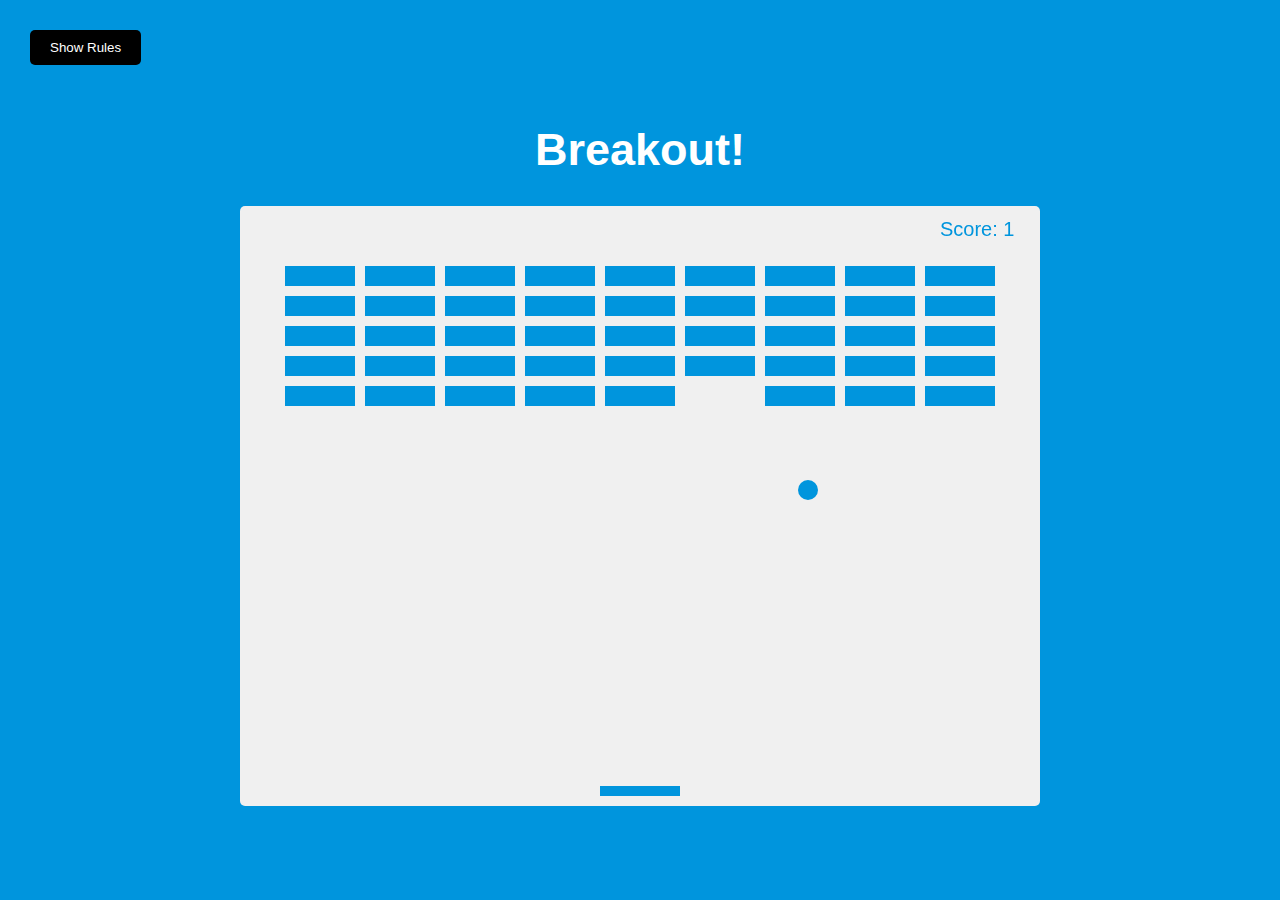
<file: breakout-game /index.html>
<!DOCTYPE html>
<html lang="en">
  <head>
    <meta charset="UTF-8" />
    <meta name="viewport" content="width=device-width, initial-scale=1.0" />
    <meta http-equiv="X-UA-Compatible" content="ie=edge" />
    <link rel="stylesheet" href="style.css" />
    <title>Breakout!</title>
  </head>
  <body>
    <h1>Breakout!</h1>
    <button id="rules-btn" class="btn rules-btn">Show Rules</button>
    <div id="rules" class="rules">
      <h2>How To Play:</h2>
      <p>
        Use your right and left keys to move the paddle to bounce the ball up
        and break the blocks.
      </p>
      <p>If you miss the ball, your score and the blocks will reset.</p>
      <button id="close-btn" class="btn">Close</button>
    </div>

    <canvas id="canvas" width="800" height="600"></canvas>

    <script src="script.js"></script>
  </body>
</html>
</file>
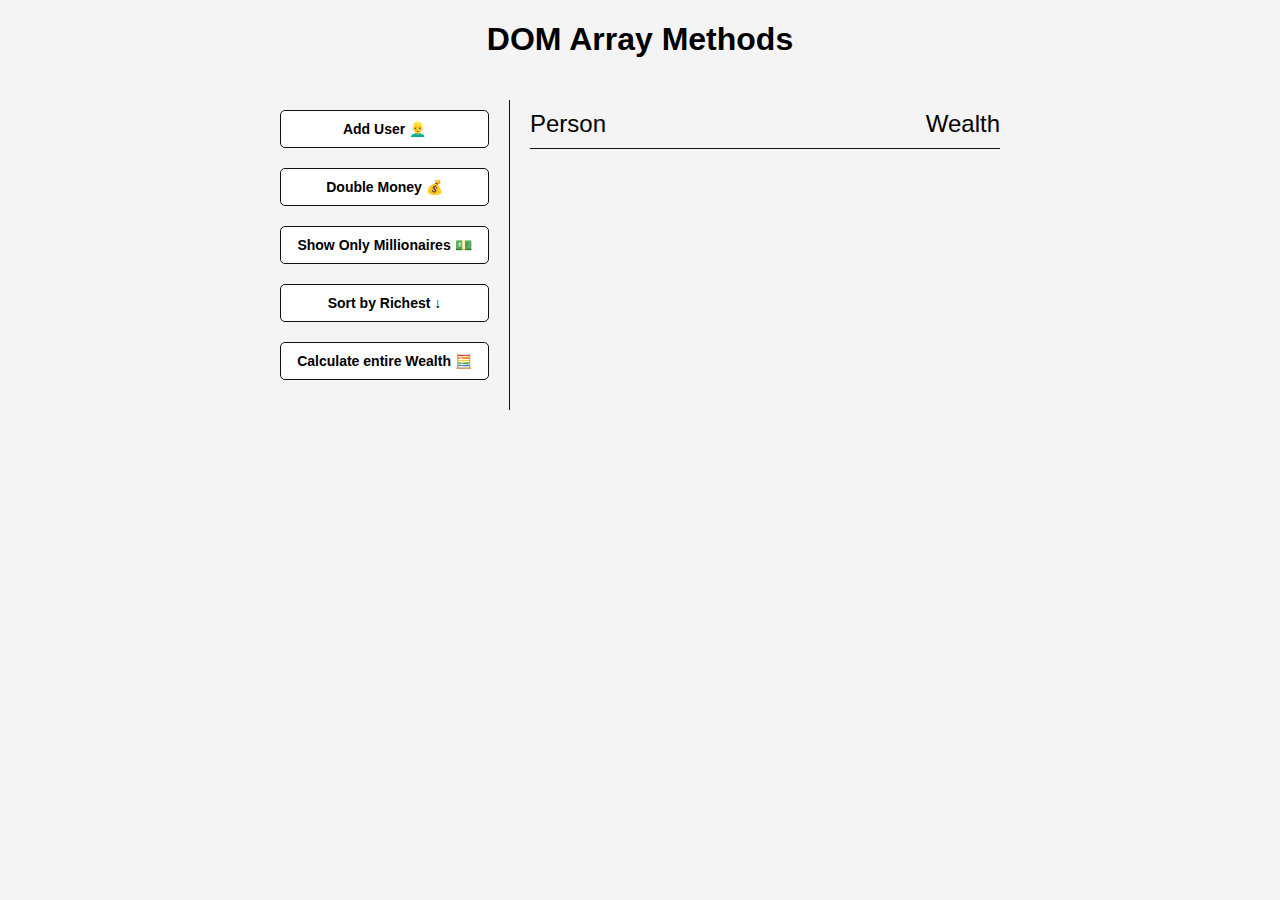
<file: dom-array-methods/index.html>
<!DOCTYPE html>
<html lang="en">
<head>
    <meta charset="UTF-8">
    <meta http-equiv="X-UA-Compatible" content="IE=edge">
    <meta name="viewport" content="width=device-width, initial-scale=1.0">
    <link rel="stylesheet" href="style.css">
    <title>DOM Array Methods</title>
</head>
<body>
    <h1>DOM Array Methods</h1>

    <div class="container">
        <aside>
          <button id="add-user">Add User 👱‍♂️</button>
            <button id="double">Double Money 💰</button>
            <button id="show-millionaires">Show Only Millionaires 💵</button>
            <button id="sort">Sort by Richest ↓</button>
            <button id="calculate-wealth">Calculate entire Wealth 🧮</button>
        </aside>

        <main id="main">
            <h2><strong>Person</strong> Wealth</h2>
        </main>
    </div>

    <script src="script.js"></script>
</body>
</html>
</file>
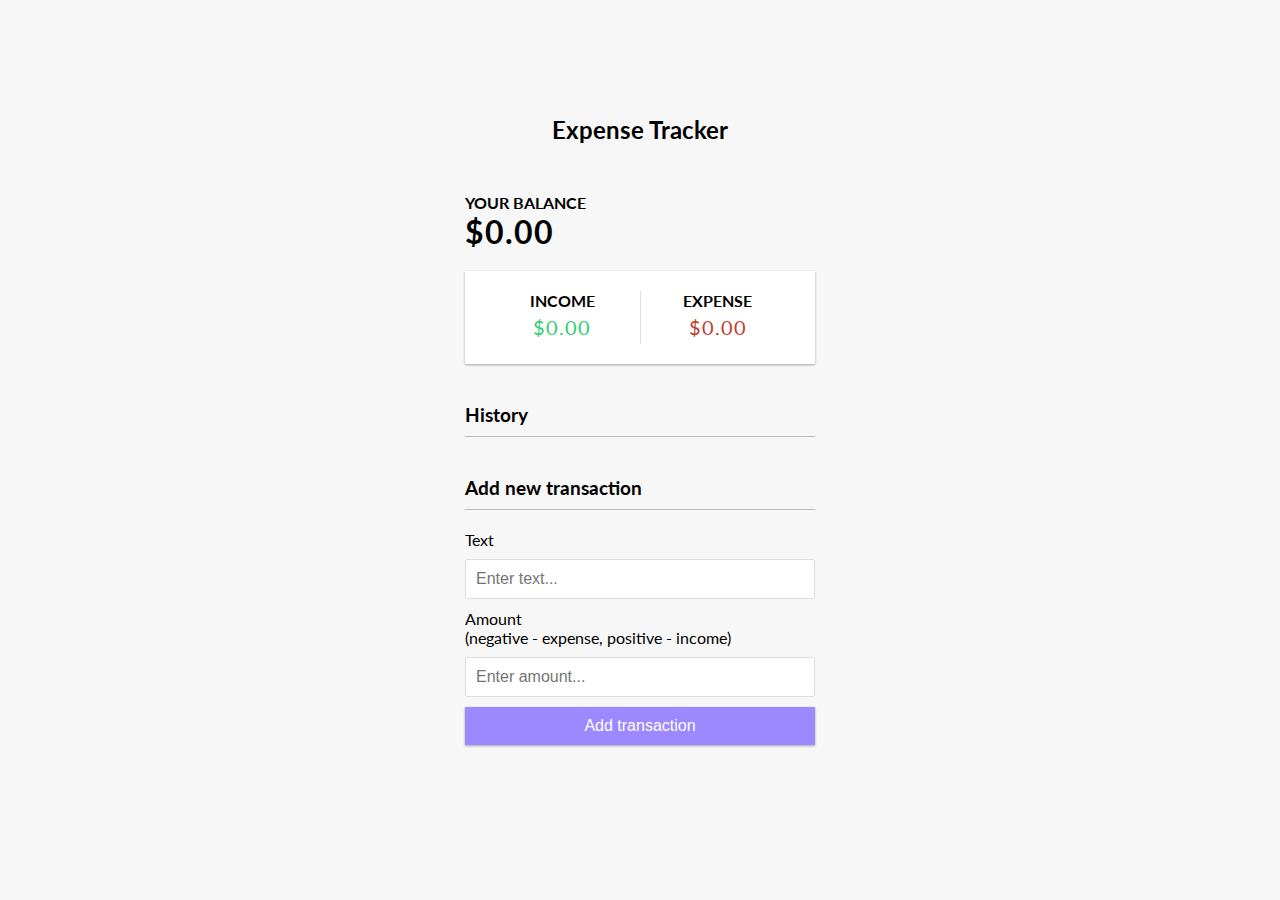
<file: expense-tracker/index.html>
<!DOCTYPE html>
<html lang="en">
  <head>
    <meta charset="UTF-8" />
    <meta name="viewport" content="width=device-width, initial-scale=1.0" />
    <meta http-equiv="X-UA-Compatible" content="ie=edge" />
    <link rel="stylesheet" href="style.css" />
    <title>Expense Tracker</title>
  </head>
  <body>
    <h2>Expense Tracker</h2>
    
    <div class="container">
      <h4>Your Balance</h4>
      <h1 id="balance">$0.00</h1>

      <div class="inc-exp-container">
        <div>
          <h4>Income</h4>
          <p id="money-plus" class="money plus">+$0.00</p>
        </div>
        <div>
          <h4>Expense</h4>
          <p id="money-minus" class="money minus">-$0.00</p>
        </div>
      </div>

      <h3>History</h3>
      <ul id="list" class="list">
        <!-- <li class="minus">
          Cash <span>-$400</span><button class="delete-btn">x</button>
        </li> -->
      </ul>

      <h3>Add new transaction</h3>
      <form id="form">
        <div class="form-control">
          <label for="text">Text</label>
          <input type="text" id="text" placeholder="Enter text..." />
        </div>
        <div class="form-control">
          <label for="amount"
            >Amount <br />
            (negative - expense, positive - income)</label
          >
          <input type="number" id="amount" placeholder="Enter amount..." />
        </div>
        <button class="btn">Add transaction</button>
      </form>
    </div>

    <script src="script.js"></script>
  </body>
</html>
</file>
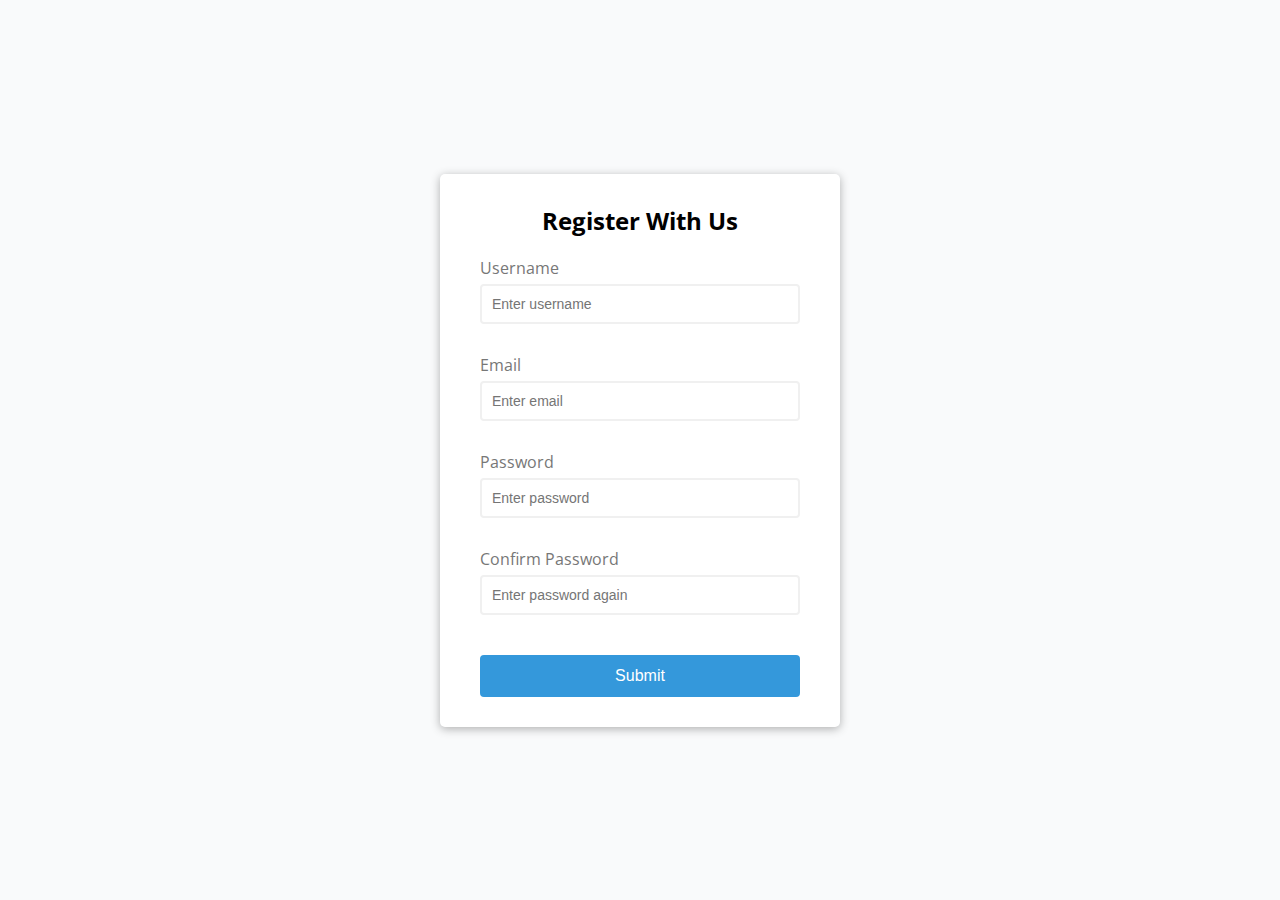
<file: form-validator/index.html>
<!DOCTYPE html>
<html lang="en">
  <head>
    <meta charset="UTF-8" />
    <meta name="viewport" content="width=device-width, initial-scale=1.0" />
    <meta http-equiv="X-UA-Compatible" content="ie=edge" />
    <link rel="stylesheet" href="style.css" />
    <title>Form Validator</title>
  </head>
  <body>
    <div class="container">
      <form id="form" class="form">
        <h2>Register With Us</h2>
        <div class="form-control">
          <label for="username">Username</label>
          <input type="text" id="username" placeholder="Enter username" />
          <small>Error message</small>
        </div>
        <div class="form-control">
          <label for="email">Email</label>
          <input type="text" id="email" placeholder="Enter email" />
          <small>Error message</small>
        </div>
        <div class="form-control">
          <label for="password">Password</label>
          <input type="password" id="password" placeholder="Enter password" />
          <small>Error message</small>
        </div>
        <div class="form-control">
          <label for="password2">Confirm Password</label>
          <input
            type="password"
            id="password2"
            placeholder="Enter password again"
          />
          <small>Error message</small>
        </div>
        <button type="submit">Submit</button>
      </form>
    </div>

    <script src="script.js"></script>
  </body>
</html>
</file>
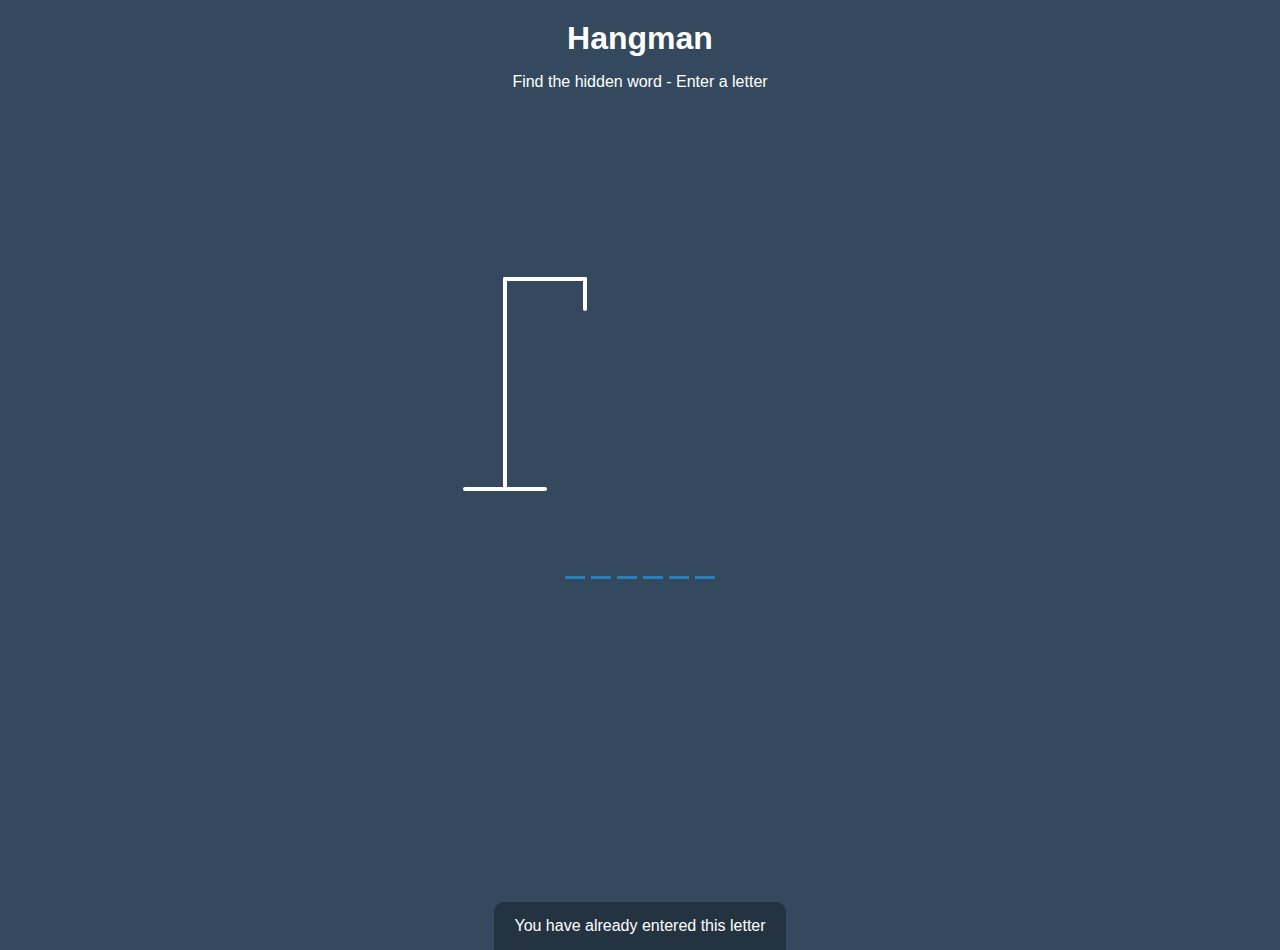
<file: hangman/index.html>
<!DOCTYPE html>
<html lang="en">
  <head>
    <meta charset="UTF-8" />
    <meta name="viewport" content="width=device-width, initial-scale=1.0" />
    <meta http-equiv="X-UA-Compatible" content="ie=edge" />
    <link rel="stylesheet" href="style.css" />
    <title>Hangman</title>
  </head>
  <body>
    <h1>Hangman</h1>
    <p>Find the hidden word - Enter a letter</p>
    <div class="game-container">
      <svg height="250" width="200" class="figure-container">
        <!-- Rod -->
        <line x1="60" y1="20" x2="140" y2="20" />
        <line x1="140" y1="20" x2="140" y2="50" />
        <line x1="60" y1="20" x2="60" y2="230" />
        <line x1="20" y1="230" x2="100" y2="230" />

        <!-- Head -->
        <circle cx="140" cy="70" r="20" class="figure-part" />
        <!-- Body -->
        <line x1="140" y1="90" x2="140" y2="150" class="figure-part" />
        <!-- Arms -->
        <line x1="140" y1="120" x2="120" y2="100" class="figure-part" />
        <line x1="140" y1="120" x2="160" y2="100" class="figure-part" />
        <!-- Legs -->
        <line x1="140" y1="150" x2="120" y2="180" class="figure-part" />
        <line x1="140" y1="150" x2="160" y2="180" class="figure-part" />
      </svg>

      <div class="wrong-letters-container">
        <div id="wrong-letters"></div>
      </div>

      <div class="word" id="word"></div>
    </div>

    <!-- Container for final message -->
    <div class="popup-container" id="popup-container">
      <div class="popup">
        <h2 id="final-message"></h2>
        <button id="play-button">Play Again</button>
      </div>
    </div>

    <!-- Notification -->
    <div class="notification-container" id="notification-container">
      <p>You have already entered this letter</p>
    </div>

    <script src="script.js"></script>
  </body>
</html>
</file>
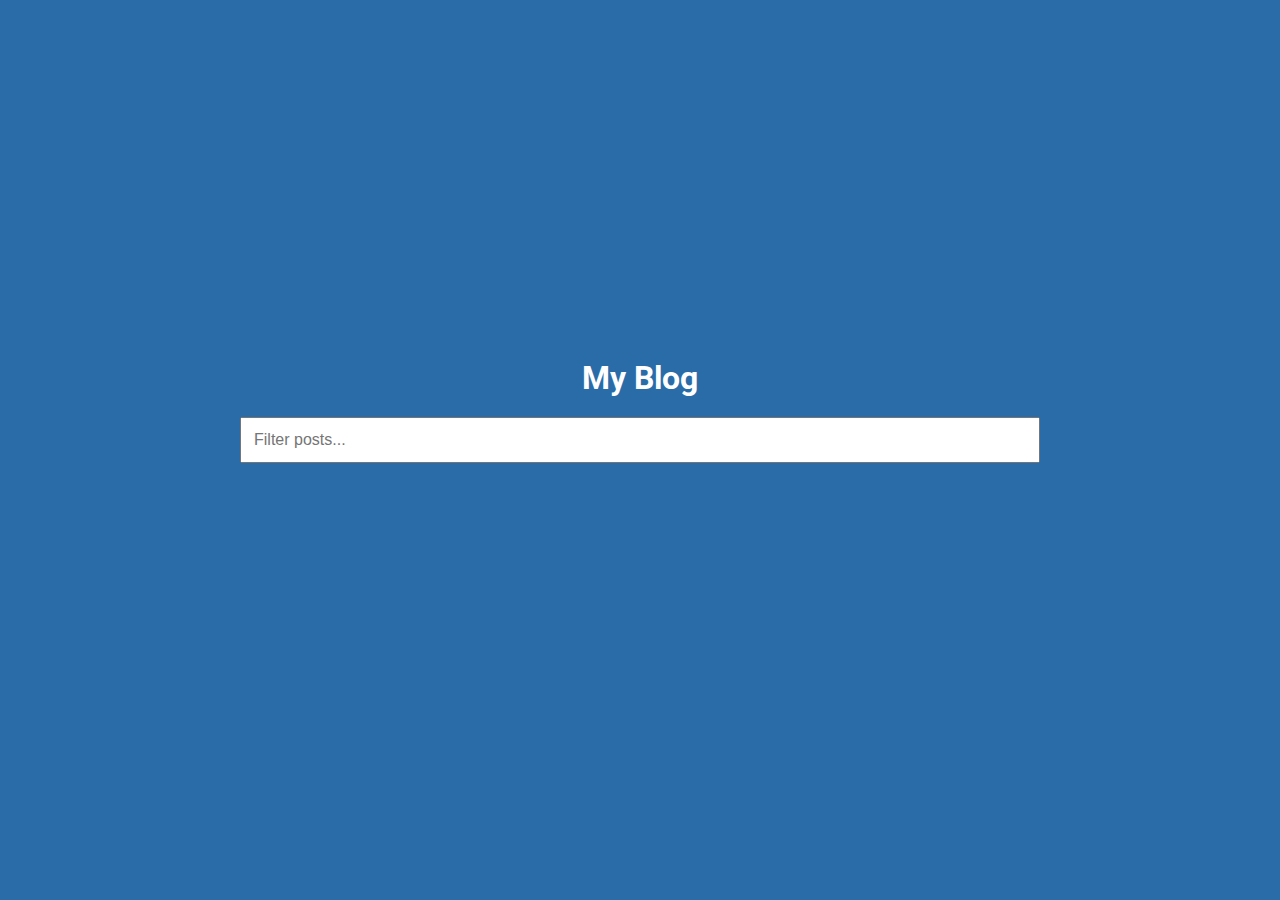
<file: infinite_scroll_blog/index.html>
<!DOCTYPE html>
<html lang="en">
  <head>
    <meta charset="UTF-8" />
    <meta name="viewport" content="width=device-width, initial-scale=1.0" />
    <meta http-equiv="X-UA-Compatible" content="ie=edge" />
    <link rel="stylesheet" href="style.css" />
    <title>My Blog</title> 
  </head>
  <body>
    <h1>My Blog</h1>

    <div class="filter-container">
      <input
        type="text"
        id="filter"
        class="filter"
        placeholder="Filter posts..."
      />
    </div>

    <div id="posts-container"></div>

    <div class="loader">
      <div class="circle"></div>
      <div class="circle"></div>
      <div class="circle"></div>
    </div>

    <script src="script.js"></script>
  </body>
</html>
</file>
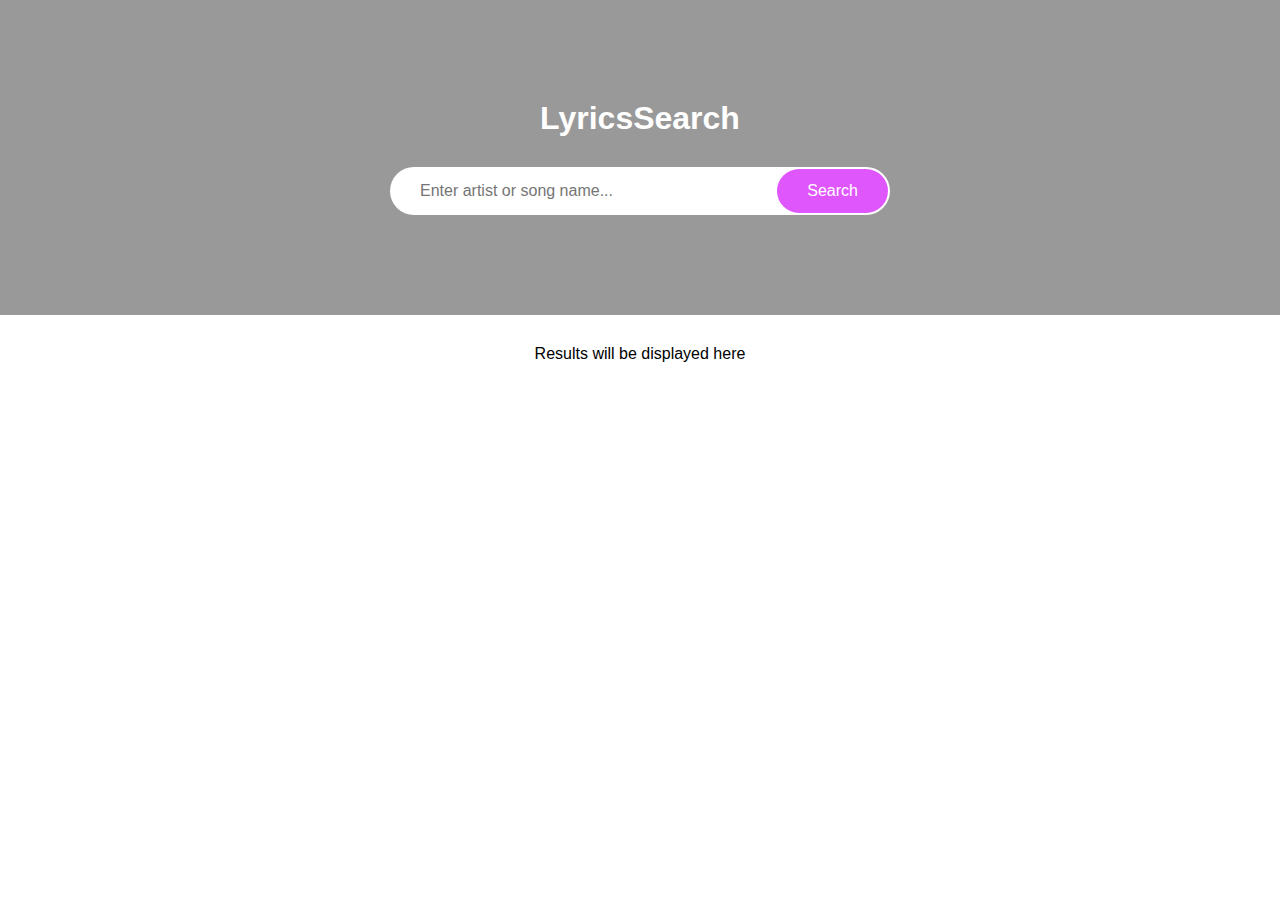
<file: lyrics-search/index.html>
<!DOCTYPE html>
<html lang="en">
  <head>
    <meta charset="UTF-8" />
    <meta name="viewport" content="width=device-width, initial-scale=1.0" />
    <meta http-equiv="X-UA-Compatible" content="ie=edge" />
    <link rel="stylesheet" href="style.css" />
    <title>LyricsSearch</title>
  </head>
  <body>
    <header>
      <h1>LyricsSearch</h1>
      
      <form id="form">
        <input
          type="text"
          id="search"
          placeholder="Enter artist or song name..."
        />
        <button>Search</button>
      </form>
    </header>

    <div id="result" class="container">
      <p>Results will be displayed here</p>
    </div>

    <div id="more" class="container centered"></div>

    <script src="script.js"></script>
  </body>
</html>
</file>
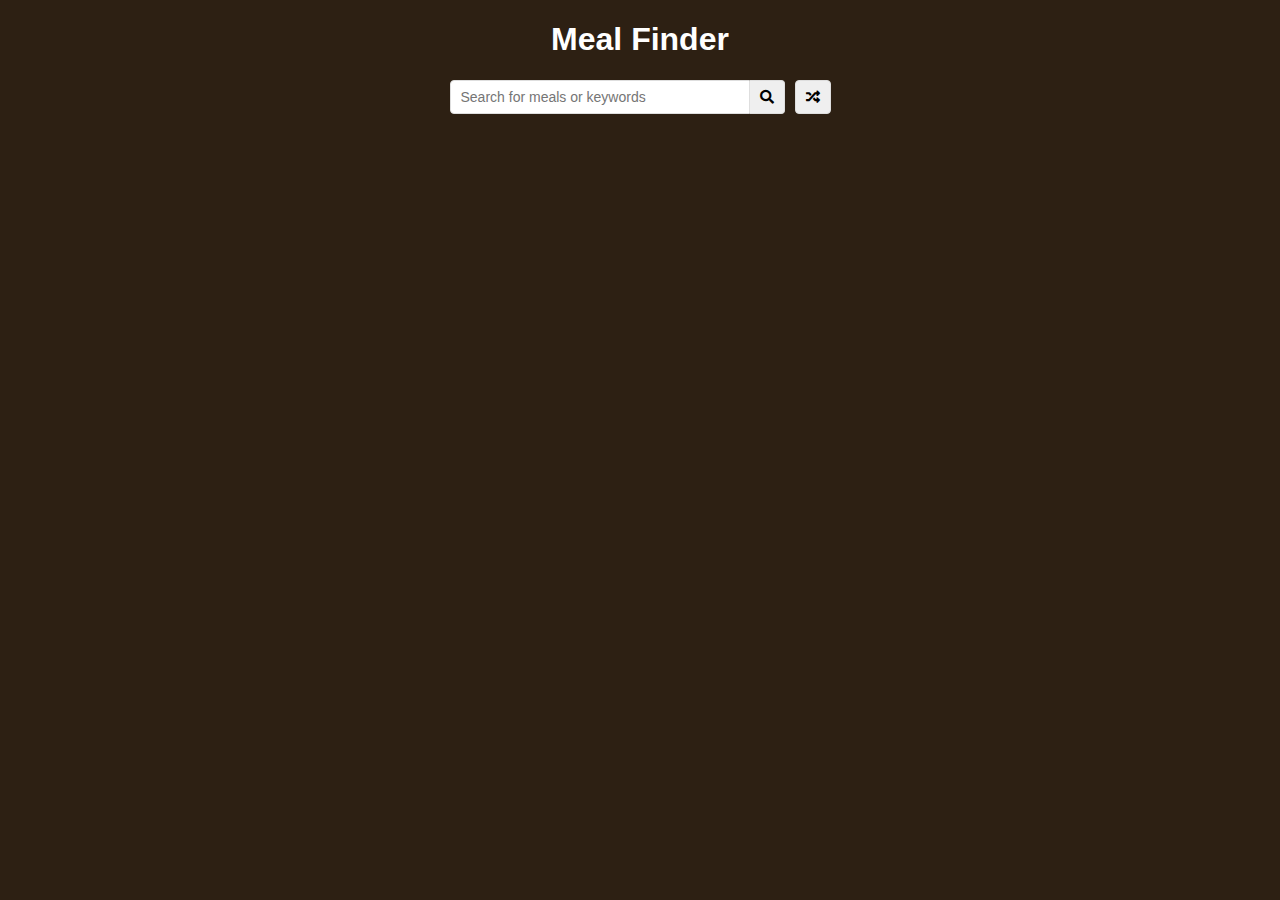
<file: meal-finder/index.html>
<!DOCTYPE html>
<html lang="en">
  <head>
    <meta charset="UTF-8" />
    <meta name="viewport" content="width=device-width, initial-scale=1.0" />
    <meta http-equiv="X-UA-Compatible" content="ie=edge" />
    <link
      rel="stylesheet"
      href="https://cdnjs.cloudflare.com/ajax/libs/font-awesome/5.10.2/css/all.min.css"
    />
    <link rel="stylesheet" href="style.css" />
    <title>Meal Finder</title>
  </head>
  <body>
    <div class="container">
      <h1>Meal Finder</h1>
      <div class="flex">
        <form class="flex" id="submit">
          <input
            type="text"
            id="search"
            placeholder="Search for meals or keywords"
          />
          <button class="search-btn" type="submit">
            <i class="fas fa-search"></i>
          </button>
        </form>
        <button class="random-btn" id="random">
          <i class="fas fa-random"></i>
        </button>
      </div>

      <div id="result-heading"></div>
      <div id="meals" class="meals"></div>
      <div id="single-meal"></div>
    </div>

    <script src="script.js"></script>
  </body>
</html>
</file>
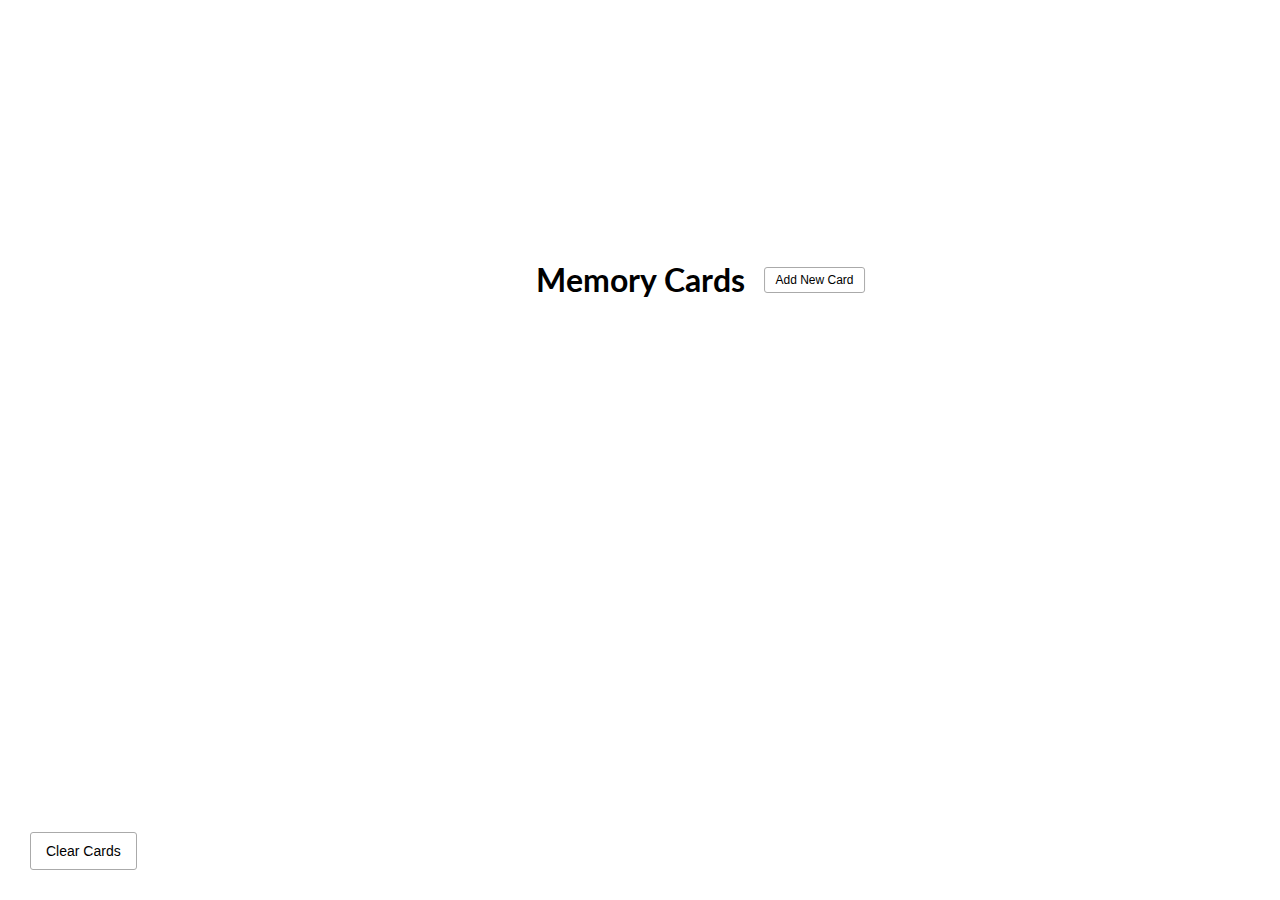
<file: memory-cards/index.html>
<!DOCTYPE html>
<html lang="en">
  <head>
    <meta charset="UTF-8" />
    <meta name="viewport" content="width=device-width, initial-scale=1.0" />
    <meta http-equiv="X-UA-Compatible" content="ie=edge" />
    <link
      rel="stylesheet"
      href="https://cdnjs.cloudflare.com/ajax/libs/font-awesome/5.11.2/css/all.min.css"
      integrity="sha256-+N4/V/SbAFiW1MPBCXnfnP9QSN3+Keu+NlB+0ev/YKQ="
      crossorigin="anonymous"
    />
    <link rel="stylesheet" href="style.css" />
    <title>Memory Cards</title>
  </head>
  <body>
    <button id="clear" class="clear btn">
      <i class="fas fa-trash"></i> Clear Cards
    </button>

    <h1>
      Memory Cards
      <button id="show" class="btn btn-small">
        <i class="fas fa-plus"></i> Add New Card
      </button>
    </h1>

    <div id="cards-container" class="cards">
      <!-- <div class="card active">
        <div class="inner-card">
          <div class="inner-card-front">
            <p>
              What is PHP?
            </p>
          </div>
          <div class="inner-card-back">
            <p>
              A programming language
            </p>
          </div>
        </div>
      </div>

      <div class="card">
        <div class="inner-card">
          <div class="inner-card-front">
            <p>
              What is PHP?
            </p>
          </div>
          <div class="inner-card-back">
            <p>
              A programming language
            </p>
          </div>
        </div>
      </div> -->
    </div>

    <div class="navigation">
      <button id="prev" class="nav-button">
        <i class="fas fa-arrow-left"></i>
      </button>

      <p id="current"></p>

      <button id="next" class="nav-button">
        <i class="fas fa-arrow-right"></i>
      </button>
    </div>

    <div id="add-container" class="add-container">
      <h1>
        Add New Card
        <button id="hide" class="btn btn-small btn-ghost">
          <i class="fas fa-times"></i>
        </button>
      </h1>

      <div class="form-group">
        <label for="question">Question</label>
        <textarea id="question" placeholder="Enter question..."></textarea>
      </div>

      <div class="form-group">
        <label for="answer">Answer</label>
        <textarea id="answer" placeholder="Enter Answer..."></textarea>
      </div>

      <button id="add-card" class="btn">
        <i class="fas fa-plus"></i> Add Card
      </button>
    </div>

    <script src="script.js"></script>
  </body>
</html>
</file>
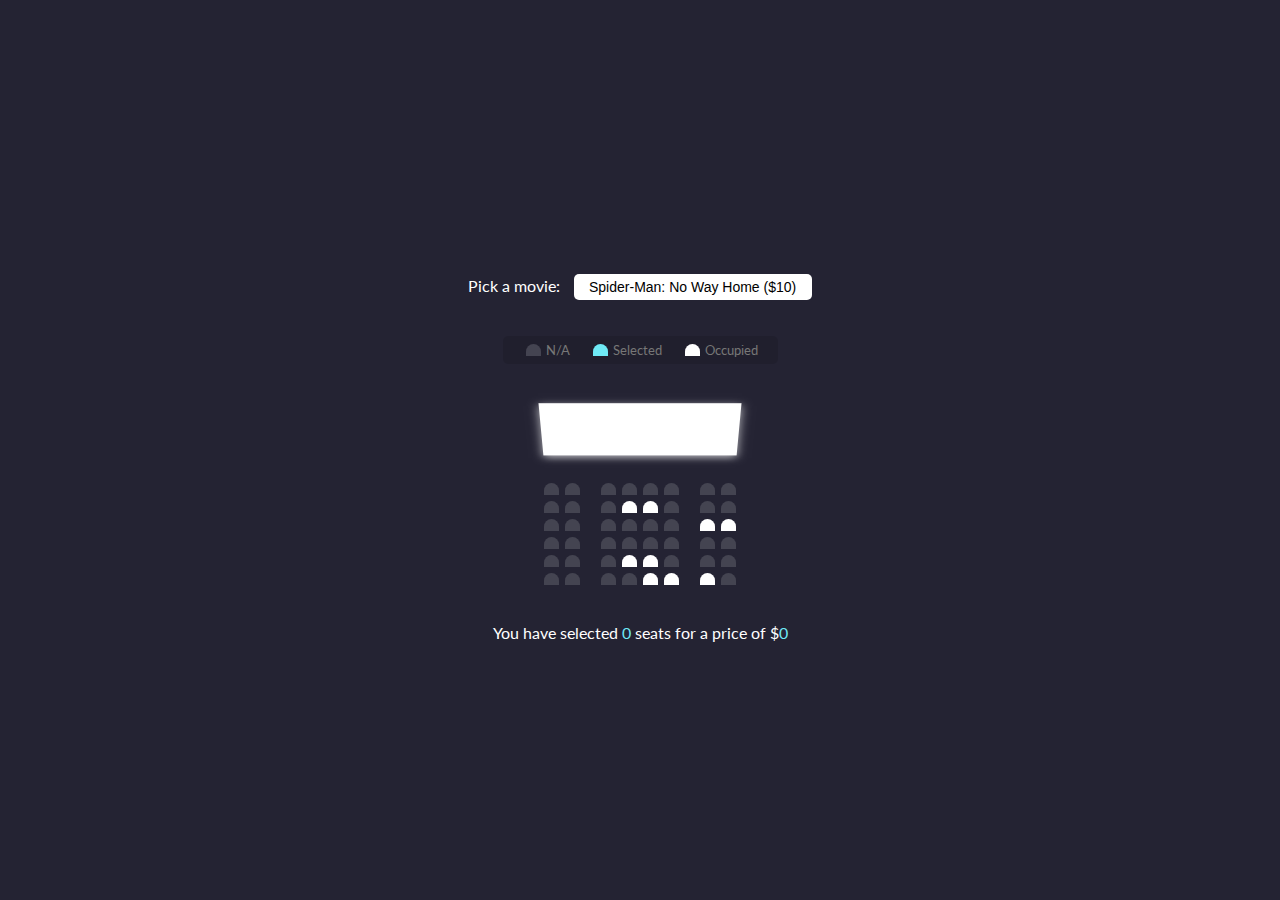
<file: Movie Seat Booking/index.html>
<!DOCTYPE html>
<html lang="en">
  <head>
    <meta charset="UTF-8" />
    <meta name="viewport" content="width=device-width, initial-scale=1.0" />
    <meta http-equiv="X-UA-Compatible" content="ie=edge" />
    <link rel="stylesheet" href="style.css" />
    <title>Movie Seat Booking</title>
  </head>
  <body>
    <div class="movie-container">
      <label>Pick a movie:</label>
      <select id="movie">
        <option value="10">Spider-Man: No Way Home ($10)</option>
        <option value="12">Joker ($12)</option>
        <option value="8">Matrix Resurrections ($8)</option>
        <option value="9">The Lion King ($9)</option>
      </select>
    </div>

    <ul class="showcase">
      <li>
        <div class="seat"></div>
        <small>N/A</small>
      </li>
      <li>
        <div class="seat selected"></div>
        <small>Selected</small>
      </li>
      <li>
        <div class="seat occupied"></div>
        <small>Occupied</small>
      </li>
    </ul>

    <div class="container">
      <div class="screen"></div>

      <div class="row">
        <div class="seat"></div>
        <div class="seat"></div>
        <div class="seat"></div>
        <div class="seat"></div>
        <div class="seat"></div>
        <div class="seat"></div>
        <div class="seat"></div>
        <div class="seat"></div>
      </div>
      <div class="row">
        <div class="seat"></div>
        <div class="seat"></div>
        <div class="seat"></div>
        <div class="seat occupied"></div>
        <div class="seat occupied"></div>
        <div class="seat"></div>
        <div class="seat"></div>
        <div class="seat"></div>
      </div>
      <div class="row">
        <div class="seat"></div>
        <div class="seat"></div>
        <div class="seat"></div>
        <div class="seat"></div>
        <div class="seat"></div>
        <div class="seat"></div>
        <div class="seat occupied"></div>
        <div class="seat occupied"></div>
      </div>
      <div class="row">
        <div class="seat"></div>
        <div class="seat"></div>
        <div class="seat"></div>
        <div class="seat"></div>
        <div class="seat"></div>
        <div class="seat"></div>
        <div class="seat"></div>
        <div class="seat"></div>
      </div>
      <div class="row">
        <div class="seat"></div>
        <div class="seat"></div>
        <div class="seat"></div>
        <div class="seat occupied"></div>
        <div class="seat occupied"></div>
        <div class="seat"></div>
        <div class="seat"></div>
        <div class="seat"></div>
      </div>
      <div class="row">
        <div class="seat"></div>
        <div class="seat"></div>
        <div class="seat"></div>
        <div class="seat"></div>
        <div class="seat occupied"></div>
        <div class="seat occupied"></div>
        <div class="seat occupied"></div>
        <div class="seat"></div>
      </div>
    </div>

    <p class="text">
      You have selected <span id="count">0</span> seats for a price of $<span
        id="total"
        >0</span
      >
    </p>

    <script src="script.js"></script>
  </body>
</html>
</file>
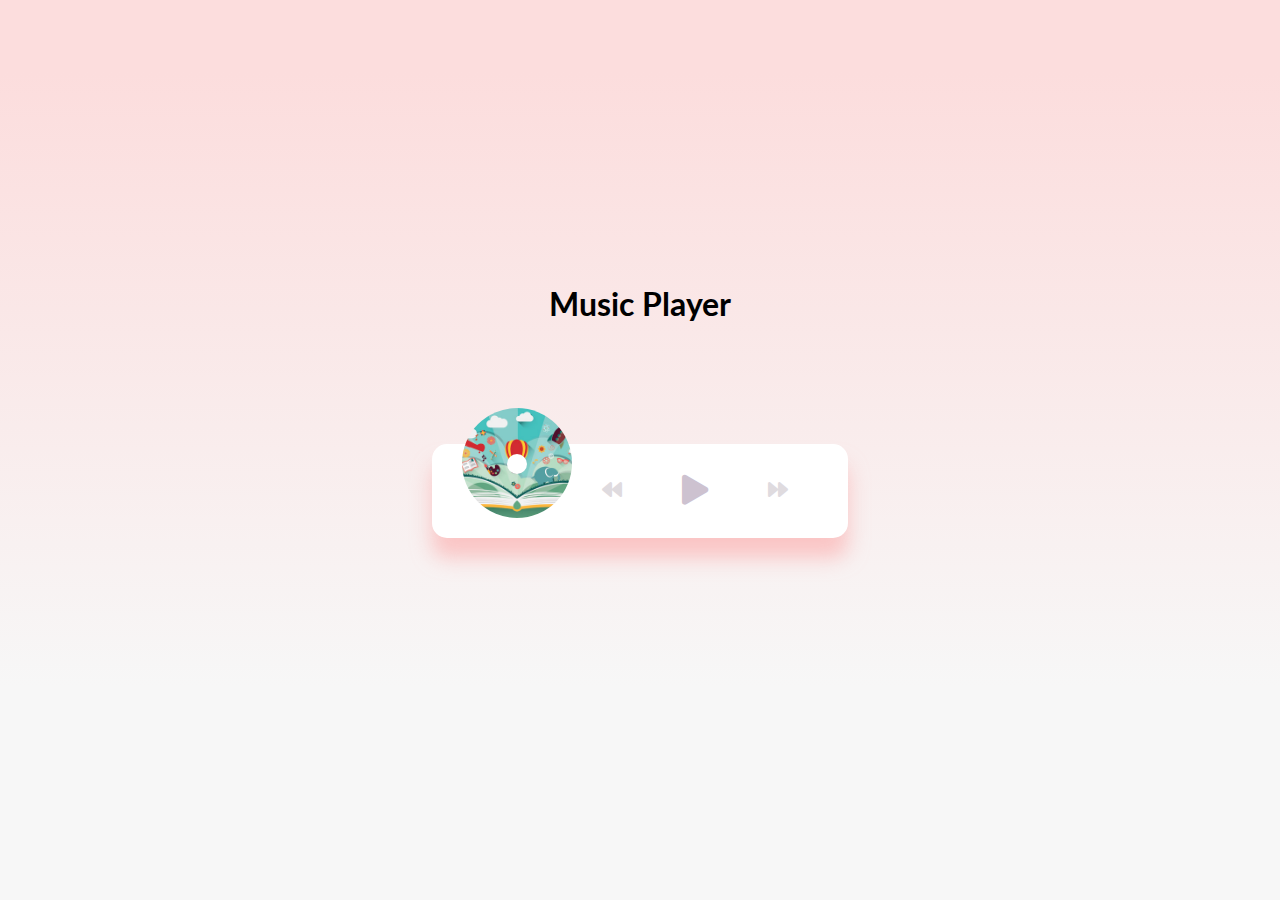
<file: music-player/index.html>
<!DOCTYPE html>
<html lang="en">
  <head>
    <meta charset="UTF-8" />
    <meta name="viewport" content="width=device-width, initial-scale=1.0" />
    <meta http-equiv="X-UA-Compatible" content="ie=edge" />
    <link
      rel="stylesheet"
      href="https://cdnjs.cloudflare.com/ajax/libs/font-awesome/5.10.2/css/all.min.css"
    />
    <link rel="stylesheet" href="style.css" />
    <title>Music Player</title>
  </head>
  <body>
    <h1>Music Player</h1>

    <div class="music-container" id="music-container">
      <div class="music-info">
        <h4 id="title"></h4>
        <div class="progress-container" id="progress-container">
          <div class="progress" id="progress"></div>
        </div>
      </div>

      <audio src="music/ukulele.mp3" id="audio"></audio>

      <div class="img-container">
        <img src="images/ukulele.jpg" alt="music-cover" id="cover" />
      </div>
      <div class="navigation">
        <button id="prev" class="action-btn">
          <i class="fas fa-backward"></i>
        </button>
        <button id="play" class="action-btn action-btn-big">
          <i class="fas fa-play"></i>
        </button>
        <button id="next" class="action-btn">
          <i class="fas fa-forward"></i>
        </button>
      </div>
    </div>
    
    <script src="script.js"></script>
  </body>
</html>
</file>
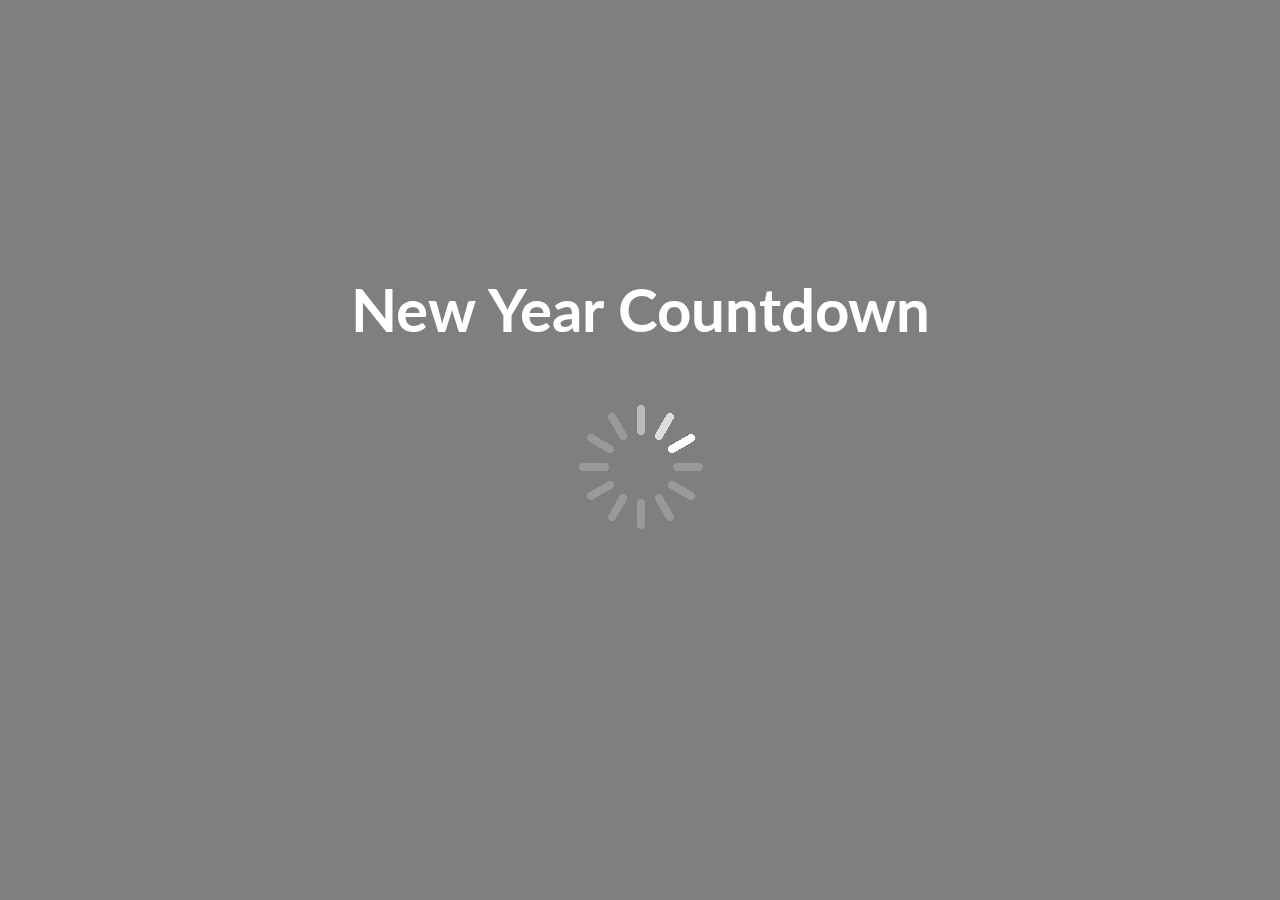
<file: new-year-countdown/index.html>
<!DOCTYPE html>
<html lang="en">
  <head>
    <meta charset="UTF-8" />
    <meta name="viewport" content="width=device-width, initial-scale=1.0" />
    <meta http-equiv="X-UA-Compatible" content="ie=edge" />
    <link rel="stylesheet" href="style.css" />
    <title>New Year Countdown</title>
  </head>
  <body>
    <div id="year" class="year"></div>

    <h1>New Year Countdown</h1>

    <div id="countdown" class="countdown">
      <div class="time">
        <h2 id="days">00</h2>
        <small>days</small>
      </div>
      <div class="time">
        <h2 id="hours">00</h2>
        <small>hours</small>
      </div>
      <div class="time">
        <h2 id="minutes">00</h2>
        <small>minutes</small>
      </div>
      <div class="time">
        <h2 id="seconds">00</h2>
        <small>seconds</small>
      </div>
    </div>
    
    <img
      src="./img/spinner.gif"
      alt="Loading..."
      id="loading"
      class="loading"
    />

    <script src="script.js"></script>
  </body>
</html>
</file>
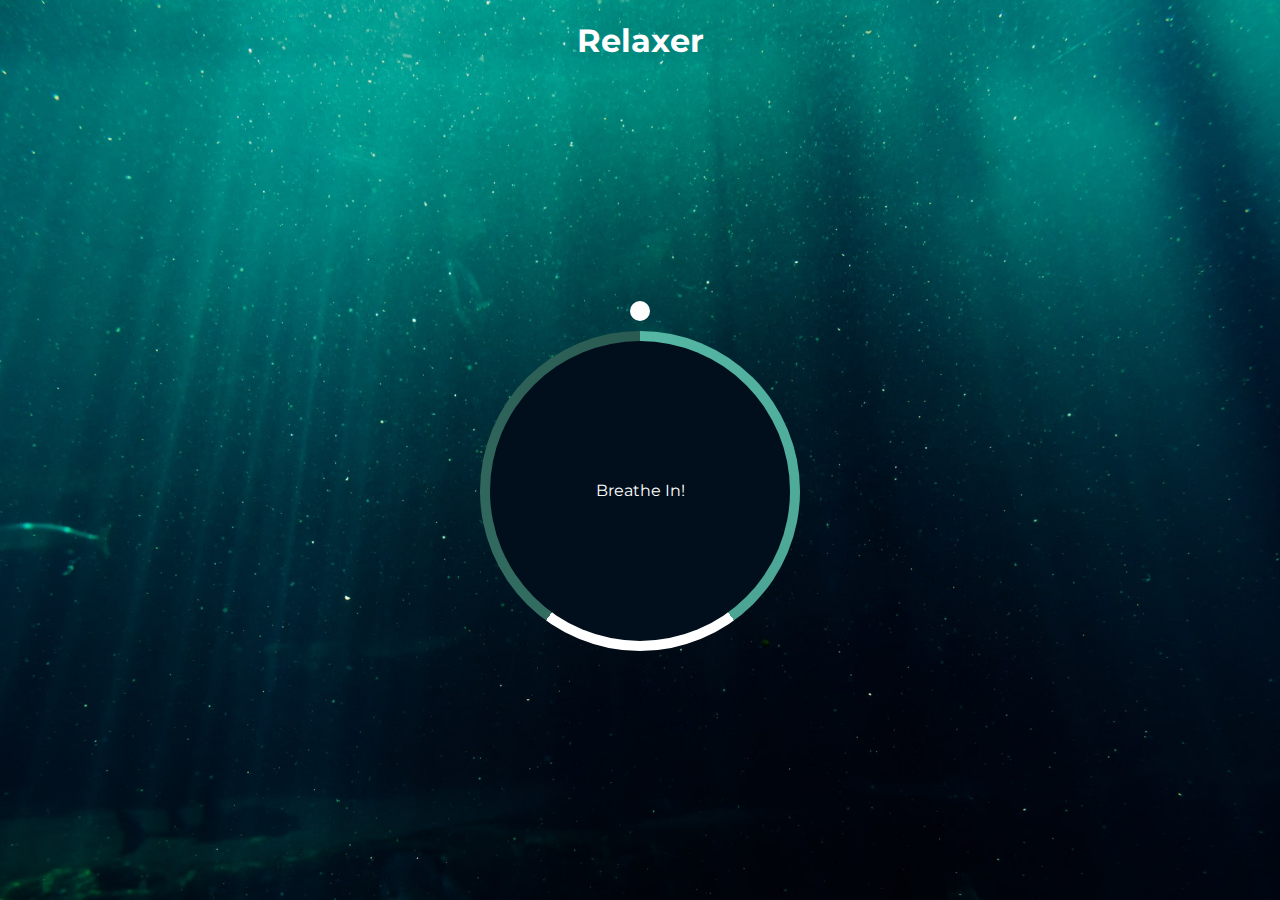
<file: relaxer-app/index.html>
<!DOCTYPE html>
<html lang="en">
  <head>
    <meta charset="UTF-8" />
    <meta name="viewport" content="width=device-width, initial-scale=1.0" />
    <meta http-equiv="X-UA-Compatible" content="ie=edge" />
    <link rel="stylesheet" href="style.css" />
    <title>Relaxer</title>
  </head>
  <body>
    <h1>Relaxer</h1>

    <div class="container" id="container">
      <div class="circle"></div>

      <p id="text"></p>

      <div class="pointer-container">
        <span class="pointer"></span>
      </div>

      <div class="gradient-circle"></div>
    </div>
    
    <script src="script.js"></script>
  </body>
</html>
</file>
<file: breakout-game /style.css>
* {
    box-sizing: border-box;
  }
  
  body {
    background-color: #0095dd;
    display: flex;
    flex-direction: column;
    align-items: center;
    justify-content: center;
    font-family: Arial, Helvetica, sans-serif;
    min-height: 100vh;
    margin: 0;
  }
  
  h1 {
    font-size: 45px;
    color: #fff;
  }
  
  canvas {
    background: #f0f0f0;
    display: block;
    border-radius: 5px;
  }
  
  .btn {
    cursor: pointer;
    border: 0;
    padding: 10px 20px;
    background: #000;
    color: #fff;
    border-radius: 5px;
  }
  
  .btn:focus {
    outline: 0;
  }
  
  .btn:hover {
    background: #222;
  }
  
  .btn:active {
    transform: scale(0.98);
  }
  
  .rules-btn {
    position: absolute;
    top: 30px;
    left: 30px;
  }
  
  .rules {
    position: absolute;
    top: 0;
    left: 0;
    background: #333;
    color: #fff;
    min-height: 100vh;
    width: 400px;
    padding: 20px;
    line-height: 1.5;
    transform: translateX(-400px);
    transition: transform 1s ease-in-out;
  }
  
  .rules.show {
    transform: translateX(0);
  }
</file>
<file: dom-array-methods/style.css>
* {
    box-sizing: border-box;
}

body {
    background: #f4f4f4;
    font-family: Arial, Helvetica, sans-serif;
    display: flex;
    flex-direction: column;
    align-items: center;
    min-height: 100vh;
    margin: 0;
}

.container {
    display: flex;
    padding: 20px;
    margin: 0 auto;
    max-width: 100%;
    width: 800px;
}

aside {
    padding: 10px 20px;
    width: 250px;
    border-right: 1px solid #111;
}

button {
    background-color: #fff;
    border: solid 1px #111;
    border-radius: 5px;
    display: block;
    width: 100%;
    padding: 10px;
    margin-bottom: 20px;
    font-weight: bold;
    font-size: 14px;
}

main {
    flex: 1;
    padding: 10px 20px;
}

h2 {
    border-bottom: 1px solid #111;
    padding-bottom: 10px;
    display: flex;
    justify-content: space-between;
    font-weight: 300;
    margin: 0 0 20px;
}

h3 {
    background-color: #fff;
    border-bottom: 1px solid #111;
    padding-bottom: 10px;
    display: flex;
    justify-content: space-between;
    font-weight: 300;
    margin: 20px 0 0;
}

.person {
    display: flex;
    justify-content: space-between;
    font-size: 20px;
    margin-bottom: 10px;
}
</file>
<file: expense-tracker/style.css>
@import url('https://fonts.googleapis.com/css?family=Lato&display=swap');

:root {
  --box-shadow: 0 1px 3px rgba(0, 0, 0, 0.12), 0 1px 2px rgba(0, 0, 0, 0.24);
}

* {
  box-sizing: border-box;
}

body {
  background-color: #f7f7f7;
  display: flex;
  flex-direction: column;
  align-items: center;
  justify-content: center;
  min-height: 100vh;
  margin: 0;
  font-family: 'Lato', sans-serif;
}

.container {
  margin: 30px auto;
  width: 350px;
}

h1 {
  letter-spacing: 1px;
  margin: 0;
}

h3 {
  border-bottom: 1px solid #bbb;
  padding-bottom: 10px;
  margin: 40px 0 10px;
}

h4 {
  margin: 0;
  text-transform: uppercase;
}

.inc-exp-container {
  background-color: #fff;
  box-shadow: var(--box-shadow);
  padding: 20px;
  display: flex;
  justify-content: space-between;
  margin: 20px 0;
}

.inc-exp-container > div {
  flex: 1;
  text-align: center;
}

.inc-exp-container > div:first-of-type {
  border-right: 1px solid #dedede;
}

.money {
  font-size: 20px;
  letter-spacing: 1px;
  margin: 5px 0;
}

.money.plus {
  color: #2ecc71;
}

.money.minus {
  color: #c0392b;
}

label {
  display: inline-block;
  margin: 10px 0;
}

input[type='text'],
input[type='number'] {
  border: 1px solid #dedede;
  border-radius: 2px;
  display: block;
  font-size: 16px;
  padding: 10px;
  width: 100%;
}

.btn {
  cursor: pointer;
  background-color: #9c88ff;
  box-shadow: var(--box-shadow);
  color: #fff;
  border: 0;
  display: block;
  font-size: 16px;
  margin: 10px 0 30px;
  padding: 10px;
  width: 100%;
}

.btn:focus,
.delete-btn:focus {
  outline: 0;
}

.list {
  list-style-type: none;
  padding: 0;
  margin-bottom: 40px;
}

.list li {
  background-color: #fff;
  box-shadow: var(--box-shadow);
  color: #333;
  display: flex;
  justify-content: space-between;
  position: relative;
  padding: 10px;
  margin: 10px 0;
}

.list li.plus {
  border-right: 5px solid #2ecc71;
}

.list li.minus {
  border-right: 5px solid #c0392b;
}

.delete-btn {
  cursor: pointer;
  background-color: #e74c3c;
  border: 0;
  color: #fff;
  font-size: 20px;
  line-height: 20px;
  padding: 2px 5px;
  position: absolute;
  top: 50%;
  left: 0;
  transform: translate(-100%, -50%);
  opacity: 0;
  transition: opacity 0.3s ease;
}

.list li:hover .delete-btn {
  opacity: 1;
}
</file>
<file: form-validator/style.css>
@import url('https://fonts.googleapis.com/css?family=Open+Sans&display=swap');

:root {
  --success-color: #2ecc71;
  --error-color: #e74c3c;
}

* {
  box-sizing: border-box;
}

body {
  background-color: #f9fafb;
  font-family: 'Open Sans', sans-serif;
  display: flex;
  align-items: center;
  justify-content: center;
  min-height: 100vh;
  margin: 0;
}

.container {
  background-color: #fff;
  border-radius: 5px;
  box-shadow: 0 2px 10px rgba(0, 0, 0, 0.3);
  width: 400px;
}

h2 {
  text-align: center;
  margin: 0 0 20px;
}

.form {
  padding: 30px 40px;
}

.form-control {
  margin-bottom: 10px;
  padding-bottom: 20px;
  position: relative;
}

.form-control label {
  color: #777;
  display: block;
  margin-bottom: 5px;
}

.form-control input {
  border: 2px solid #f0f0f0;
  border-radius: 4px;
  display: block;
  width: 100%;
  padding: 10px;
  font-size: 14px;
}

.form-control input:focus {
  outline: 0;
  border-color: #777;
}

.form-control.success input {
  border-color: var(--success-color);
}

.form-control.error input {
  border-color: var(--error-color);
}

.form-control small {
  color: var(--error-color);
  position: absolute;
  bottom: 0;
  left: 0;
  visibility: hidden;
}

.form-control.error small {
  visibility: visible;
}

.form button {
  cursor: pointer;
  background-color: #3498db;
  border: 2px solid #3498db;
  border-radius: 4px;
  color: #fff;
  display: block;
  font-size: 16px;
  padding: 10px;
  margin-top: 20px;
  width: 100%;
}
</file>
<file: hangman/style.css>
* {
  box-sizing: border-box;
}

body {
  background-color: #34495e;
  color: #fff;
  font-family: Arial, Helvetica, sans-serif;
  display: flex;
  flex-direction: column;
  align-items: center;
  height: 80vh;
  margin: 0;
  overflow: hidden;
}

h1 {
  margin: 20px 0 0;
}

.game-container {
  padding: 20px 30px;
  position: relative;
  margin: auto;
  height: 350px;
  width: 450px;
}

.figure-container {
  fill: transparent;
  stroke: #fff;
  stroke-width: 4px;
  stroke-linecap: round;
}

.figure-part {
  display: none;
}

.wrong-letters-container {
  position: absolute;
  top: 20px;
  right: 20px;
  display: flex;
  flex-direction: column;
  text-align: right;
}

.wrong-letters-container p {
  margin: 0 0 5px;
}

.wrong-letters-container span {
  font-size: 24px;
}

.word {
  display: flex;
  position: absolute;
  bottom: 10px;
  left: 50%;
  transform: translateX(-50%);
}

.letter {
  border-bottom: 3px solid #2980b9;
  display: inline-flex;
  font-size: 30px;
  align-items: center;
  justify-content: center;
  margin: 0 3px;
  height: 50px;
  width: 20px;
}

.popup-container {
  background-color: rgba(0, 0, 0, 0.3);
  position: fixed;
  top: 0;
  bottom: 0;
  left: 0;
  right: 0;
  /* display: flex; */
  display: none;
  align-items: center;
  justify-content: center;
}

.popup {
  background: #2980b9;
  border-radius: 5px;
  box-shadow: 0 15px 10px 3px rgba(0, 0, 0, 0.1);
  padding: 20px;
  text-align: center;
}

.popup button {
  cursor: pointer;
  background-color: #fff;
  color: #2980b9;
  border: 0;
  margin-top: 20px;
  padding: 12px 20px;
  font-size: 16px;
}

.popup button:active {
  transform: scale(0.98);
}

.popup button:focus {
  outline: 0;
}

.notification-container {
  background-color: rgba(0, 0, 0, 0.3);
  border-radius: 10px 10px 0 0;
  padding: 15px 20px;
  position: absolute;
  bottom: -50px;
  transition: transform 0.3s ease-in-out;
}

.notification-container p {
  margin: 0;
}

.notification-container.show {
  transform: translateY(-50px);
}
</file>
<file: infinite_scroll_blog/style.css>
@import url('https://fonts.googleapis.com/css?family=Roboto&display=swap');

* {
  box-sizing: border-box;
}

body {
  background-color: #296ca8;
  color: #fff;
  font-family: 'Roboto', sans-serif;
  display: flex;
  flex-direction: column;
  align-items: center;
  justify-content: center;
  min-height: 100vh;
  margin: 0;
  padding-bottom: 100px;
}

h1 {
  margin-bottom: 0;
  text-align: center;
}

.filter-container {
  margin-top: 20px;
  width: 80vw;
  max-width: 800px;
}

.filter {
  width: 100%;
  padding: 12px;
  font-size: 16px;
}

.post {
  position: relative;
  background-color: #4992d3;
  box-shadow: 0 2px 4px rgba(0, 0, 0, 0.3);
  border-radius: 3px;
  padding: 20px;
  margin: 40px 0;
  display: flex;
  width: 80vw;
  max-width: 800px;
}

.post .post-title {
  margin: 0;
}

.post .post-body {
  margin: 15px 0 0;
  line-height: 1.3;
}

.post .post-info {
  margin-left: 20px;
}

.post .number {
  position: absolute;
  top: -15px;
  left: -15px;
  font-size: 15px;
  width: 40px;
  height: 40px;
  border-radius: 50%;
  background: #fff;
  color: #296ca8;
  display: flex;
  align-items: center;
  justify-content: center;
  padding: 7px 10px;
}

.loader {
  opacity: 0;
  display: flex;
  position: fixed;
  bottom: 50px;
  transition: opacity 0.3s ease-in;
}

.loader.show {
  opacity: 1;
}

.circle {
  background-color: #fff;
  width: 10px;
  height: 10px;
  border-radius: 50%;
  margin: 5px;
  animation: bounce 0.5s ease-in infinite;
}

.circle:nth-of-type(2) {
  animation-delay: 0.1s;
}

.circle:nth-of-type(3) {
  animation-delay: 0.2s;
}

@keyframes bounce {
  0%,
  100% {
    transform: translateY(0);
  }

  50% {
    transform: translateY(-10px);
  }
}
</file>
<file: lyrics-search/style.css>
* {
  box-sizing: border-box;
}

body {
  background-color: #fff;
  font-family: Arial, Helvetica, sans-serif;
  margin: 0;
}

button {
  cursor: pointer;
}

button:active {
  transform: scale(0.95);
}

input:focus,
button:focus {
  outline: none;
}

header {
  background-image: url('https://images.unsplash.com/photo-1510915361894-db8b60106cb1?ixlib=rb-1.2.1&ixid=eyJhcHBfaWQiOjEyMDd9&auto=format&fit=crop&w=1350&q=80');
  background-repeat: no-repeat;
  background-size: cover;
  background-position: center center;
  color: #fff;
  display: flex;
  flex-direction: column;
  align-items: center;
  justify-content: center;
  padding: 100px 0;
  position: relative;
}

header::after {
  content: '';
  position: absolute;
  top: 0;
  left: 0;
  height: 100%;
  width: 100%;
  background-color: rgba(0, 0, 0, 0.4);
}

header * {
  z-index: 1;
}

header h1 {
  margin: 0 0 30px;
}

form {
  position: relative;
  width: 500px;
  max-width: 100%;
}

form input {
  border: 0;
  border-radius: 50px;
  font-size: 16px;
  padding: 15px 30px;
  width: 100%;
}

form button {
  position: absolute;
  top: 2px;
  right: 2px;
  background-color: #e056fd;
  border: 0;
  border-radius: 50px;
  color: #fff;
  font-size: 16px;
  padding: 13px 30px;
}

.btn {
  background-color: #8d56fd;
  border: 0;
  border-radius: 10px;
  color: #fff;
  padding: 4px 10px;
}

ul.songs {
  list-style-type: none;
  padding: 0;
}

ul.songs li {
  display: flex;
  align-items: center;
  justify-content: space-between;
  margin: 10px 0;
}

.container {
  margin: 30px auto;
  max-width: 100%;
  width: 500px;
}

.container h2 {
  font-weight: 300;
}

.container p {
  text-align: center;
}

.centered {
  display: flex;
  justify-content: center;
}

.centered button {
  transform: scale(1.3);
  margin: 15px;
}
</file>
<file: meal-finder/style.css>
* {
  box-sizing: border-box;
}

body {
  background: #2d2013;
  color: #fff;
  font-family: Verdana, Geneva, Tahoma, sans-serif;
  margin: 0;
}

.container {
  margin: auto;
  max-width: 800px;
  display: flex;
  flex-direction: column;
  align-items: center;
  justify-content: center;
  text-align: center;
}

.flex {
  display: flex;
}

input,
button {
  border: 1px solid #dedede;
  border-top-left-radius: 4px;
  border-bottom-left-radius: 4px;
  font-size: 14px;
  padding: 8px 10px;
  margin: 0;
}

input[type='text'] {
  width: 300px;
}

.search-btn {
  cursor: pointer;
  border-left: 0;
  border-radius: 0;
  border-top-right-radius: 4px;
  border-bottom-right-radius: 4px;
}

.random-btn {
  cursor: pointer;
  margin-left: 10px;
  border-top-right-radius: 4px;
  border-bottom-right-radius: 4px;
}

.meals {
  display: grid;
  grid-template-columns: repeat(4, 1fr);
  grid-gap: 20px;
  margin-top: 20px;
}

.meal {
  cursor: pointer;
  position: relative;
  height: 180px;
  width: 180px;
  text-align: center;
}

.meal img {
  width: 100%;
  height: 100%;
  border: 4px #fff solid;
  border-radius: 2px;
}

.meal-info {
  position: absolute;
  top: 0;
  left: 0;
  height: 100%;
  width: 100%;
  background: rgba(0, 0, 0, 0.7);
  display: flex;
  align-items: center;
  justify-content: center;
  transition: opacity 0.2s ease-in;
  opacity: 0;
}

.meal:hover .meal-info {
  opacity: 1;
}

.single-meal {
  margin: 30px auto;
  width: 70%;
}

.single-meal img {
  width: 300px;
  margin: 15px;
  border: 4px #fff solid;
  border-radius: 2px;
}

.single-meal-info {
  margin: 20px;
  padding: 10px;
  border: 2px #e09850 dashed;
  border-radius: 5px;
}

.single-meal p {
  margin: o;
  letter-spacing: 0.5px;
  line-height: 1.5;
}

.single-meal ul {
  padding-left: 0;
  list-style-type: none;
}

.single-meal ul li {
  border: 1px solid #ededed;
  border-radius: 5px;
  background-color: #fff;
  display: inline-block;
  color: #2d2013;
  font-size: 12px;
  font-weight: bold;
  padding: 5px;
  margin: 0 5px 5px 0;
}

@media (max-width: 800px) {
  .meals {
    grid-template-columns: repeat(3, 1fr);
  }
}
@media (max-width: 700px) {
  .meals {
    grid-template-columns: repeat(2, 1fr);
  }

  .meal {
    height: 200px;
    width: 200px;
  }
}
@media (max-width: 500px) {
  input[type='text'] {
    width: 100%;
  }

  .meals {
    grid-template-columns: 1fr;
  }

  .meal {
    height: 300px;
    width: 300px;
  }
}
</file>
<file: memory-cards/style.css>
@import url('https://fonts.googleapis.com/css?family=Lato:300,500,700&display=swap');

* {
  box-sizing: border-box;
}

body {
  background-color: #fff;
  display: flex;
  flex-direction: column;
  align-items: center;
  justify-content: center;
  height: 100vh;
  margin: 0;
  overflow: hidden;
  font-family: 'Lato', sans-serif;
}

h1 {
  position: relative;
}

h1 button {
  position: absolute;
  right: 0;
  transform: translate(120%, -50%);
  z-index: 2;
}

.btn {
  cursor: pointer;
  background-color: #fff;
  border: 1px solid #aaa;
  border-radius: 3px;
  font-size: 14px;
  margin-top: 20px;
  padding: 10px 15px;
}

.btn-small {
  font-size: 12px;
  padding: 5px 10px;
}

.btn-ghost {
  border: 0;
  background-color: transparent;
}

.clear {
  position: absolute;
  bottom: 30px;
  left: 30px;
}

.cards {
  perspective: 1000px;
  position: relative;
  height: 300px;
  width: 500px;
  max-width: 100%;
}

.card {
  position: absolute;
  opacity: 0;
  font-size: 1.5em;
  top: 0;
  left: 0;
  height: 100%;
  width: 100%;
  transform: translateX(50%) rotateY(-10deg);
  transition: transform 0.4s ease, opacity 0.4s ease;
}

.card.active {
  cursor: pointer;
  opacity: 1;
  z-index: 10;
  transform: translateX(0) rotateY(0deg);
}

.card.left {
  transform: translateX(-50%) rotateY(10deg);
}

.inner-card {
  box-shadow: 0 1px 10px rgba(0, 0, 0, 0.3);
  border-radius: 4px;
  height: 100%;
  width: 100%;
  position: relative;
  transform-style: preserve-3d;
  transition: transform 0.4s ease;
}

.card.show-answer .inner-card {
  transform: rotateX(180deg);
}

.inner-card-front,
.inner-card-back {
  backface-visibility: hidden;
  position: absolute;
  top: 0;
  left: 0;
  display: flex;
  align-items: center;
  justify-content: center;
  height: 100%;
  width: 100%;
  background: #fff;
}

.inner-card-front {
  transform: rotateX(0deg);
  z-index: 2;
}

.inner-card-back {
  transform: rotateX(180deg);
}

.inner-card-front::after,
.inner-card-back::after {
  content: '\f021  Flip';
  font-family: 'Font Awesome 5 Free', Lato, sans-serif;
  position: absolute;
  top: 10px;
  right: 10px;
  font-weight: bold;
  font-size: 16px;
  color: #ddd;
}

.navigation {
  display: flex;
  margin: 20px 0;
}

.navigation .nav-button {
  border: none;
  background-color: transparent;
  cursor: pointer;
  font-size: 16px;
}

.navigation p {
  margin: 0 25px;
}

.add-container {
  opacity: 0;
  z-index: -1;
  background-color: #f0f0f0;
  border-top: 2px solid #eee;
  display: flex;
  flex-direction: column;
  align-items: center;
  justify-content: center;
  padding: 10px 0;
  position: absolute;
  top: 0;
  bottom: 0;
  width: 100%;
  transition: 0.3s ease;
}

.add-container.show {
  opacity: 1;
  z-index: 2;
}

.add-container h3 {
  margin: 10px 0;
}

.form-group label {
  display: block;
  margin: 20px 0 10px;
}

.form-group textarea {
  border: 1px solid #aaa;
  border-radius: 3px;
  font-size: 16px;
  padding: 12px;
  min-width: 500px;
  max-width: 100%;
}
</file>
<file: Movie Seat Booking/style.css>
@import url('https://fonts.googleapis.com/css?family=Lato&display=swap');

* {
  box-sizing: border-box;
}

body {
  background-color: #242333;
  color: #fff;
  display: flex;
  flex-direction: column;
  align-items: center;
  justify-content: center;
  height: 100vh;
  font-family: 'Lato', sans-serif;
  margin: 0;
}

.movie-container {
  margin: 20px 0;
}

.movie-container select {
  background-color: #fff;
  border: 0;
  border-radius: 5px;
  font-size: 14px;
  margin-left: 10px;
  padding: 5px 15px 5px 15px;
  -moz-appearance: none;
  -webkit-appearance: none;
  appearance: none;
}

.container {
  perspective: 1000px;
  margin-bottom: 30px;
}

.seat {
  background-color: #444451;
  height: 12px;
  width: 15px;
  margin: 3px;
  border-top-left-radius: 10px;
  border-top-right-radius: 10px;
}

.seat.selected {
  background-color: #6feaf6;
}

.seat.occupied {
  background-color: #fff;
}

.seat:nth-of-type(2) {
  margin-right: 18px;
}

.seat:nth-last-of-type(2) {
  margin-left: 18px;
}

.seat:not(.occupied):hover {
  cursor: pointer;
  transform: scale(1.2);
}

.showcase .seat:not(.occupied):hover {
  cursor: default;
  transform: scale(1);
}

.showcase {
  background: rgba(0, 0, 0, 0.1);
  padding: 5px 10px;
  border-radius: 5px;
  color: #777;
  list-style-type: none;
  display: flex;
  justify-content: space-between;
}

.showcase li {
  display: flex;
  align-items: center;
  justify-content: center;
  margin: 0 10px;
}

.showcase li small {
  margin-left: 2px;
}

.row {
  display: flex;
}

.screen {
  background-color: #fff;
  height: 70px;
  width: 100%;
  margin: 15px 0;
  transform: rotateX(-45deg);
  box-shadow: 0 3px 10px rgba(255, 255, 255, 0.7);
}

p.text {
  margin: 5px 0;
}

p.text span {
  color: #6feaf6;
}@import url('https://fonts.googleapis.com/css?family=Lato&display=swap');

* {
  box-sizing: border-box;
}

body {
  background-color: #242333;
  color: #fff;
  display: flex;
  flex-direction: column;
  align-items: center;
  justify-content: center;
  height: 100vh;
  font-family: 'Lato', sans-serif;
  margin: 0;
}

.movie-container {
  margin: 20px 0;
}

.movie-container select {
  background-color: #fff;
  border: 0;
  border-radius: 5px;
  font-size: 14px;
  margin-left: 10px;
  padding: 5px 15px 5px 15px;
  -moz-appearance: none;
  -webkit-appearance: none;
  appearance: none;
}

.container {
  perspective: 1000px;
  margin-bottom: 30px;
}

.seat {
  background-color: #444451;
  height: 12px;
  width: 15px;
  margin: 3px;
  border-top-left-radius: 10px;
  border-top-right-radius: 10px;
}

.seat.selected {
  background-color: #6feaf6;
}

.seat.occupied {
  background-color: #fff;
}

.seat:nth-of-type(2) {
  margin-right: 18px;
}

.seat:nth-last-of-type(2) {
  margin-left: 18px;
}

.seat:not(.occupied):hover {
  cursor: pointer;
  transform: scale(1.2);
}

.showcase .seat:not(.occupied):hover {
  cursor: default;
  transform: scale(1);
}

.showcase {
  background: rgba(0, 0, 0, 0.1);
  padding: 5px 10px;
  border-radius: 5px;
  color: #777;
  list-style-type: none;
  display: flex;
  justify-content: space-between;
}

.showcase li {
  display: flex;
  align-items: center;
  justify-content: center;
  margin: 0 10px;
}

.showcase li small {
  margin-left: 2px;
}

.row {
  display: flex;
}

.screen {
  background-color: #fff;
  height: 70px;
  width: 100%;
  margin: 15px 0;
  transform: rotateX(-45deg);
  box-shadow: 0 3px 10px rgba(255, 255, 255, 0.7);
}

p.text {
  margin: 5px 0;
}

p.text span {
  color: #6feaf6;
}
</file>
<file: music-player/style.css>
@import url('https://fonts.googleapis.com/css?family=Lato&display=swap');

* {
  box-sizing: border-box;
}

body {
  background-image: linear-gradient(
    0deg,
    rgba(247, 247, 247, 1) 23.8%,
    rgba(252, 221, 221, 1) 92%
  );
  height: 100vh;
  display: flex;
  flex-direction: column;
  align-items: center;
  justify-content: center;
  font-family: 'Lato', sans-serif;
  margin: 0;
}

.music-container {
  background-color: #fff;
  border-radius: 15px;
  box-shadow: 0 20px 20px 0 rgba(252, 169, 169, 0.6);
  display: flex;
  padding: 20px 30px;
  position: relative;
  margin: 100px 0;
  z-index: 10;
}

.img-container {
  position: relative;
  width: 110px;
}

.img-container::after {
  content: '';
  background-color: #fff;
  border-radius: 50%;
  position: absolute;
  bottom: 100%;
  left: 50%;
  width: 20px;
  height: 20px;
  transform: translate(-50%, 50%);
}

.img-container img {
  border-radius: 50%;
  object-fit: cover;
  height: 110px;
  width: inherit;
  position: absolute;
  bottom: 0;
  left: 0;
  animation: rotate 3s linear infinite;

  animation-play-state: paused;
}

.music-container.play .img-container img {
  animation-play-state: running;
}

@keyframes rotate {
  from {
    transform: rotate(0deg);
  }

  to {
    transform: rotate(360deg);
  }
}

.navigation {
  display: flex;
  align-items: center;
  justify-content: center;
  z-index: 1;
}

.action-btn {
  background-color: #fff;
  border: 0;
  color: #dfdbdf;
  font-size: 20px;
  cursor: pointer;
  padding: 10px;
  margin: 0 20px;
}

.action-btn.action-btn-big {
  color: #cdc2d0;
  font-size: 30px;
}

.action-btn:focus {
  outline: 0;
}

.music-info {
  background-color: rgba(255, 255, 255, 0.5);
  border-radius: 15px 15px 0 0;
  position: absolute;
  top: 0;
  left: 20px;
  width: calc(100% - 40px);
  padding: 10px 10px 10px 150px;
  opacity: 0;
  transform: translateY(0%);
  transition: transform 0.3s ease-in, opacity 0.3s ease-in;
  z-index: 0;
}

.music-container.play .music-info {
  opacity: 1;
  transform: translateY(-100%);
}

.music-info h4 {
  margin: 0;
}

.progress-container {
  background: #fff;
  border-radius: 5px;
  cursor: pointer;
  margin: 10px 0;
  height: 4px;
  width: 100%;
}

.progress {
  background-color: #fe8daa;
  border-radius: 5px;
  height: 100%;
  width: 0%;
  transition: width 0.1s linear;
}
</file>
<file: new-year-countdown/style.css>
@import url('https://fonts.googleapis.com/css?family=Lato&display=swap');

* {
  box-sizing: border-box;
}

body {
  background-image: url('https://images.unsplash.com/photo-1467810563316-b5476525c0f9?ixlib=rb-1.2.1&ixid=eyJhcHBfaWQiOjEyMDd9&auto=format&fit=crop&w=1349&q=80');
  background-repeat: no-repeat;
  background-size: cover;
  background-position: center center;
  height: 100vh;
  color: #fff;
  font-family: 'Lato', sans-serif;
  display: flex;
  flex-direction: column;
  align-items: center;
  justify-content: center;
  text-align: center;
  margin: 0;
  overflow: hidden;
}

/* Add a dark overlay */
body::after {
  content: '';
  position: absolute;
  top: 0;
  left: 0;
  width: 100%;
  height: 100%;
  background-color: rgba(0, 0, 0, 0.5);
}

body * {
  z-index: 1;
}

h1 {
  font-size: 60px;
  margin: -80px 0 40px;
}

.year {
  font-size: 200px;
  z-index: -1;
  opacity: 0.2;
  position: absolute;
  bottom: 20px;
  left: 50%;
  transform: translateX(-50%);
}

.countdown {
  /* display: flex; */
  display: none;
  transform: scale(2);
}

.time {
  display: flex;
  flex-direction: column;
  align-items: center;
  justify-content: center;
  margin: 15px;
}

.time h2 {
  margin: 0 0 5px;
}

@media (max-width: 500px) {
  h1 {
    font-size: 45px;
  }

  .time {
    margin: 5px;
  }

  .time h2 {
    font-size: 12px;
    margin: 0;
  }

  .time small {
    font-size: 10px;
  }
}
</file>
<file: relaxer-app/style.css>
@import url('https://fonts.googleapis.com/css?family=Montserrat&display=swap');

* {
  box-sizing: border-box;
}

body {
  background: #224941 url('./img/bg.jpg') no-repeat center center/cover;
  color: #fff;
  font-family: 'Montserrat', sans-serif;
  min-height: 100vh;
  overflow: hidden;
  display: flex;
  flex-direction: column;
  align-items: center;
  margin: 0;
}

.container {
  display: flex;
  align-items: center;
  justify-content: center;
  margin: auto;
  height: 300px;
  width: 300px;
  position: relative;
  transform: scale(1);
}

.circle {
  background-color: #010f1c;
  height: 100%;
  width: 100%;
  border-radius: 50%;
  position: absolute;
  top: 0;
  left: 0;
  z-index: -1;
}

.gradient-circle {
  background: conic-gradient(
    #55b7a4 0%,
    #4ca493 40%,
    #fff 40%,
    #fff 60%,
    #336d62 60%,
    #2a5b52 100%
  );
  height: 320px;
  width: 320px;
  z-index: -2;
  border-radius: 50%;
  position: absolute;
  top: -10px;
  left: -10px;
}

.pointer {
  background-color: #fff;
  border-radius: 50%;
  height: 20px;
  width: 20px;
  display: block;
}

.pointer-container {
  position: absolute;
  top: -40px;
  left: 140px;
  width: 20px;
  height: 190px;
  animation: rotate 7.5s linear forwards infinite;
  transform-origin: bottom center;
}

@keyframes rotate {
  from {
    transform: rotate(0deg);
  }

  to {
    transform: rotate(360deg);
  }
}

.container.grow {
  animation: grow 3s linear forwards;
}

@keyframes grow {
  from {
    transform: scale(1);
  }

  to {
    transform: scale(1.2);
  }
}

.container.shrink {
  animation: shrink 3s linear forwards;
}

@keyframes shrink {
  from {
    transform: scale(1.2);
  }

  to {
    transform: scale(1);
  }
}
</file>
